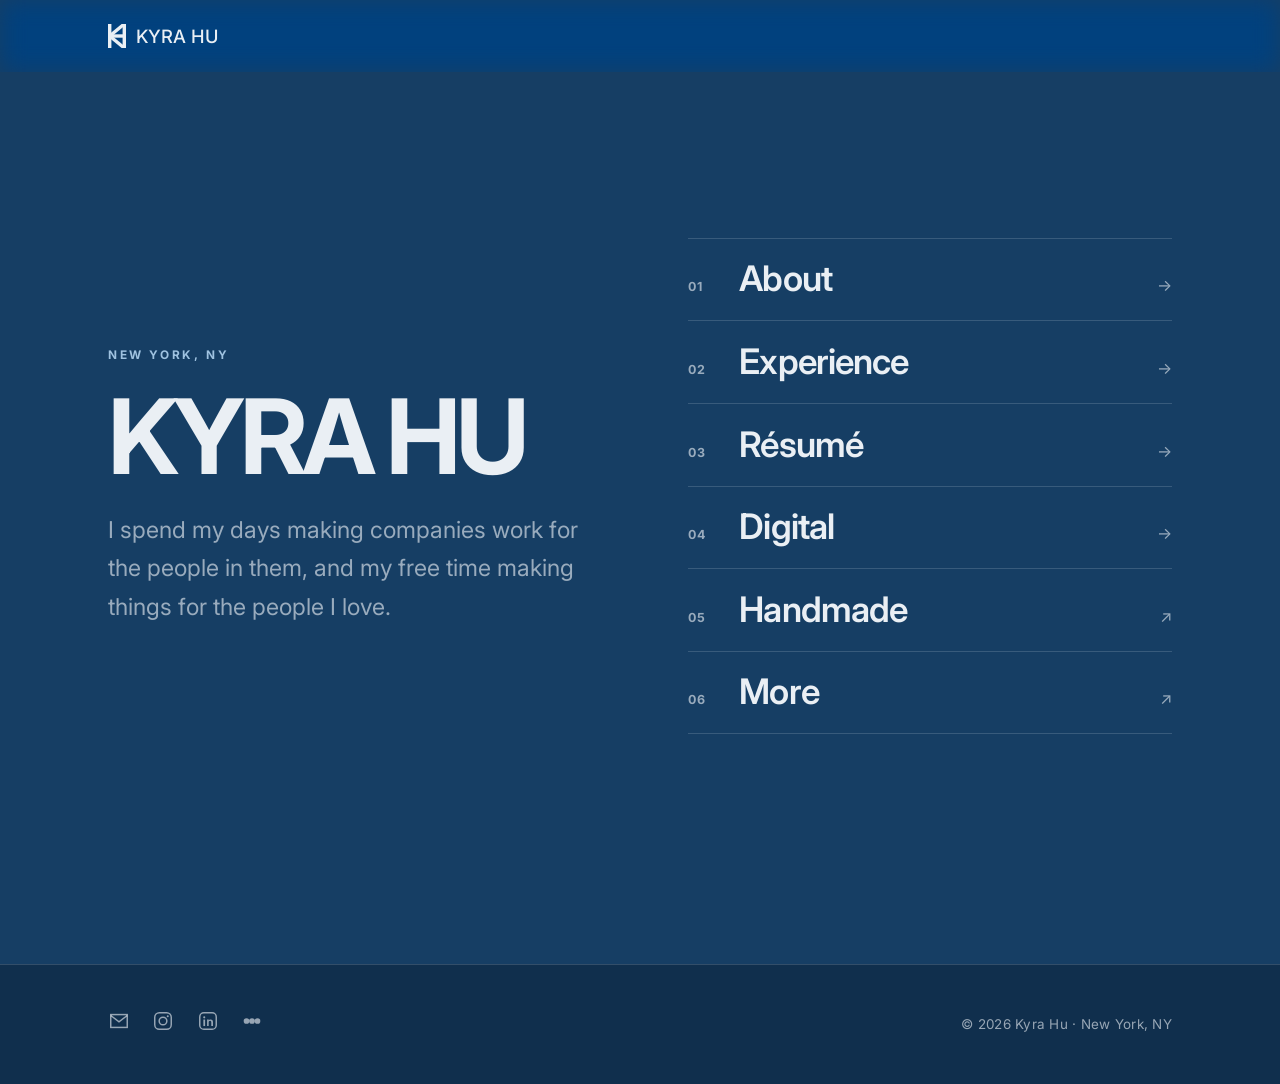
<file: index.html>
<!DOCTYPE html>
<html lang="en">
<head>
  <meta charset="UTF-8" />
  <meta name="viewport" content="width=device-width, initial-scale=1.0, viewport-fit=cover" />
  <title>Kyra Hu</title>
  <meta name="description" content="Kyra Hu — Head of Operations and operator in New York. I spend my days making companies work for the people in them, and my free time making things for the people I love." />

  <!-- Relative paths only (so nothing breaks on the custom domain), except og:image which must be absolute. -->
  <link rel="icon" href="assets/img/favicon.svg" type="image/svg+xml" />
  <link rel="apple-touch-icon" href="assets/img/apple-touch-icon.png" />

  <!-- Social / iMessage preview -->
  <meta property="og:type" content="website" />
  <meta property="og:title" content="Kyra Hu" />
  <meta property="og:description" content="I spend my days making companies work for the people in them, and my free time making things for the people I love." />
  <meta property="og:url" content="https://kyrahu.com/" />
  <meta property="og:image" content="https://kyrahu.com/assets/img/og.png" />
  <meta name="twitter:card" content="summary_large_image" />
  <meta name="twitter:title" content="Kyra Hu" />
  <meta name="twitter:description" content="I spend my days making companies work for the people in them, and my free time making things for the people I love." />
  <meta name="twitter:image" content="https://kyrahu.com/assets/img/og.png" />

  <link rel="preconnect" href="https://fonts.googleapis.com" />
  <link rel="preconnect" href="https://fonts.gstatic.com" crossorigin />
  <link rel="stylesheet" href="https://fonts.googleapis.com/css2?family=Fraunces:opsz,wght@9..144,400;9..144,500&family=Inter:wght@400;500;600&display=swap" />
  <link rel="stylesheet" href="assets/css/styles.css" />
</head>
<body data-home>

  <!-- Home uses a minimal header; the launchpad below is the navigation. -->
  <header class="site-header home-header">
    <div class="wrap nav">
      <a class="brand" href="/" aria-label="Kyra Hu — home">
        <svg class="brand-mark" viewBox="0 0 180 240" aria-hidden="true" fill="none" stroke="currentColor" stroke-width="34" stroke-linecap="butt">
          <clipPath id="brandmark"><rect x="0" y="0" width="180" height="240" /></clipPath>
          <g clip-path="url(#brandmark)">
            <path d="M17 0 V240" />
            <path d="M163 0 V240" />
            <path d="M17 120 H163" />
            <path d="M17 120 L163 0" />
            <path d="M17 120 L163 240" />
          </g>
        </svg>
        <span class="brand-name">KYRA HU</span>
      </a>
    </div>
  </header>

  <main>
    <section class="launch wrap">
      <div class="launch-grid">
        <div class="launch-intro">
          <p class="launch-loc"><span data-location>New York, NY</span></p>
          <h1 class="launch-name" data-name>KYRA HU</h1>
          <p class="launch-tagline" data-tagline></p>
        </div>

        <nav class="launch-nav" aria-label="Sections">
          <ul class="launch-index">
            <li><a href="/about"><span class="li-num">01</span><span class="li-label">About</span><span class="li-arrow" aria-hidden="true">&rarr;</span></a></li>
            <li><a href="/experience"><span class="li-num">02</span><span class="li-label">Experience</span><span class="li-arrow" aria-hidden="true">&rarr;</span></a></li>
            <li><a href="assets/resume/Kyra-Hu-Resume.pdf" data-resume><span class="li-num">03</span><span class="li-label">Résumé</span><span class="li-arrow" aria-hidden="true">&rarr;</span></a></li>
            <li><a href="/digital"><span class="li-num">04</span><span class="li-label">Digital</span><span class="li-arrow" aria-hidden="true">&rarr;</span></a></li>
            <li><a data-instagram><span class="li-num">05</span><span class="li-label">Handmade</span><span class="li-arrow" aria-hidden="true">&#8599;</span></a></li>
            <li><a data-letterboxd><span class="li-num">06</span><span class="li-label">More</span><span class="li-arrow" aria-hidden="true">&#8599;</span></a></li>
          </ul>
        </nav>
      </div>
    </section>
  </main>

  <footer class="site-footer">
    <div class="wrap footer-inner">
      <ul class="social" aria-label="Elsewhere">
        <li><a data-email aria-label="Email">
          <svg viewBox="0 0 24 24" fill="none" stroke="currentColor" stroke-width="1.6" aria-hidden="true"><rect x="3" y="5" width="18" height="14" /><path d="M3 6l9 7 9-7" /></svg></a></li>
        <li><a data-instagram aria-label="Instagram (@kyraskrafts)">
          <svg viewBox="0 0 24 24" fill="none" stroke="currentColor" stroke-width="1.6" aria-hidden="true"><rect x="3" y="3" width="18" height="18" rx="5" /><circle cx="12" cy="12" r="4.2" /><circle cx="17.2" cy="6.8" r="1.1" fill="currentColor" stroke="none" /></svg></a></li>
        <li><a data-linkedin aria-label="LinkedIn">
          <svg viewBox="0 0 24 24" fill="none" stroke="currentColor" stroke-width="1.6" aria-hidden="true"><rect x="3" y="3" width="18" height="18" rx="4.5" /><g fill="currentColor" stroke="none"><circle cx="7.9" cy="8" r="1.15" /><rect x="6.95" y="10.4" width="1.9" height="7.1" /><path d="M11 10.4h1.82v.97h.03c.28-.5.98-1.03 2-1.03 2.02 0 2.62 1.24 2.62 2.98v4.21h-1.9v-3.78c0-.9-.02-2.06-1.32-2.06-1.32 0-1.52.98-1.52 1.99v3.85H11z" /></g></svg></a></li>
        <li><a data-letterboxd aria-label="Letterboxd">
          <svg viewBox="0 0 24 24" fill="currentColor" aria-hidden="true"><circle cx="6" cy="12" r="3.1" /><circle cx="12" cy="12" r="3.1" /><circle cx="18" cy="12" r="3.1" /></svg></a></li>
      </ul>
      <p class="footer-meta">&copy; <span data-year>2026</span> Kyra Hu &middot; New York, NY</p>
    </div>
  </footer>

  <script src="assets/js/content.js"></script>
  <script src="assets/js/main.js"></script>
</body>
</html>
</file>
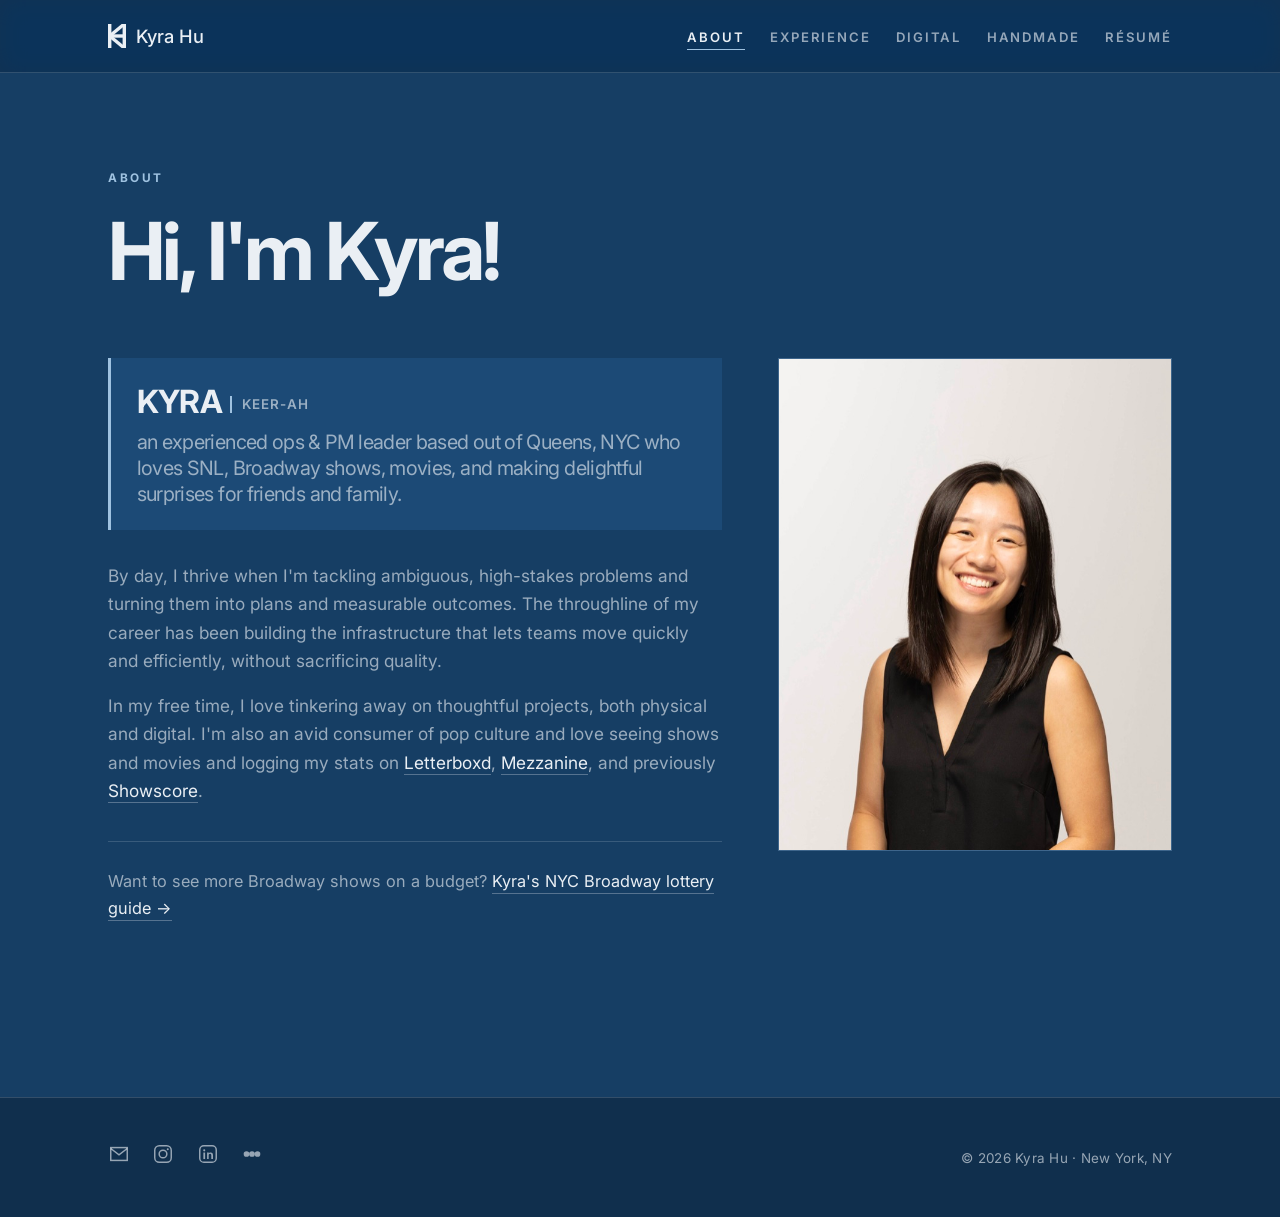
<file: about.html>
<!-- about.html -->

<!DOCTYPE html>
<html lang="en">
<head>
  <meta charset="UTF-8" />
  <meta name="viewport" content="width=device-width, initial-scale=1.0, viewport-fit=cover" />
  <title>About — Kyra Hu</title>
  <meta name="description" content="About Kyra Hu — a Head of Operations in New York who builds the quiet infrastructure that lets teams move faster, and makes things for the people she loves." />

  <link rel="icon" href="assets/img/favicon.svg" type="image/svg+xml" />
  <link rel="apple-touch-icon" href="assets/img/apple-touch-icon.png" />

  <meta property="og:type" content="website" />
  <meta property="og:title" content="About — Kyra Hu" />
  <meta property="og:description" content="A Head of Operations in New York who builds the quiet infrastructure that lets teams move faster, and makes things for the people she loves." />
  <meta property="og:url" content="https://kyrahu.com/about" />
  <meta property="og:image" content="https://kyrahu.com/assets/img/og.png" />
  <meta name="twitter:card" content="summary_large_image" />
  <meta name="twitter:image" content="https://kyrahu.com/assets/img/og.png" />

  <link rel="preconnect" href="https://fonts.googleapis.com" />
  <link rel="preconnect" href="https://fonts.gstatic.com" crossorigin />
  <link rel="stylesheet" href="https://fonts.googleapis.com/css2?family=Fraunces:opsz,wght@9..144,400;9..144,500&family=Inter:wght@400;500;600&display=swap" />
  <link rel="stylesheet" href="assets/css/styles.css" />
</head>
<body>

  <header class="site-header">
    <div class="wrap nav">
      <a class="brand" href="/" aria-label="Kyra Hu — home">
        <svg class="brand-mark" viewBox="0 0 180 240" aria-hidden="true" fill="none" stroke="currentColor" stroke-width="34" stroke-linecap="butt">
          <clipPath id="brandmark"><rect x="0" y="0" width="180" height="240" /></clipPath>
          <g clip-path="url(#brandmark)">
            <path d="M17 0 V240" />
            <path d="M163 0 V240" />
            <path d="M17 120 H163" />
            <path d="M17 120 L163 0" />
            <path d="M17 120 L163 240" />
          </g>
        </svg>
        <span class="brand-name">Kyra Hu</span>
      </a>
      <button class="nav-toggle" aria-label="Toggle menu" aria-expanded="false">&#9776;</button>
      <ul class="nav-links">
        <li><a href="/about" class="active">About</a></li>
        <li><a href="/experience">Experience</a></li>
        <li><a href="/digital">Digital</a></li>
        <li><a data-instagram>Handmade</a></li>
        <li><a href="assets/resume/Kyra-Hu-Resume.pdf" data-resume>Résumé</a></li>
      </ul>
    </div>
  </header>

  <main class="section" data-about>
    <div class="wrap">
      <div class="page-head">
        <p class="eyebrow">About</p>
        <h1>Hi, I'm Kyra!</h1>
      </div>

      <div class="about-grid">
        <div>
          <div class="about-lead" data-about-lead></div>
          <div class="about-body" data-about-body></div>
          <p class="about-broadway" data-about-broadway></p>
        </div>
        <div class="photo-frame">
          <img data-headshot alt="Kyra Hu" />
        </div>
      </div>
    </div>
  </main>

  <footer class="site-footer">
    <div class="wrap footer-inner">
      <ul class="social" aria-label="Elsewhere">
        <li><a data-email aria-label="Email">
          <svg viewBox="0 0 24 24" fill="none" stroke="currentColor" stroke-width="1.6" aria-hidden="true"><rect x="3" y="5" width="18" height="14" /><path d="M3 6l9 7 9-7" /></svg></a></li>
        <li><a data-instagram aria-label="Instagram (@kyraskrafts)">
          <svg viewBox="0 0 24 24" fill="none" stroke="currentColor" stroke-width="1.6" aria-hidden="true"><rect x="3" y="3" width="18" height="18" rx="5" /><circle cx="12" cy="12" r="4.2" /><circle cx="17.2" cy="6.8" r="1.1" fill="currentColor" stroke="none" /></svg></a></li>
        <li><a data-linkedin aria-label="LinkedIn">
          <svg viewBox="0 0 24 24" fill="none" stroke="currentColor" stroke-width="1.6" aria-hidden="true"><rect x="3" y="3" width="18" height="18" rx="4.5" /><g fill="currentColor" stroke="none"><circle cx="7.9" cy="8" r="1.15" /><rect x="6.95" y="10.4" width="1.9" height="7.1" /><path d="M11 10.4h1.82v.97h.03c.28-.5.98-1.03 2-1.03 2.02 0 2.62 1.24 2.62 2.98v4.21h-1.9v-3.78c0-.9-.02-2.06-1.32-2.06-1.32 0-1.52.98-1.52 1.99v3.85H11z" /></g></svg></a></li>
        <li><a data-letterboxd aria-label="Letterboxd">
          <svg viewBox="0 0 24 24" fill="currentColor" aria-hidden="true"><circle cx="6" cy="12" r="3.1" /><circle cx="12" cy="12" r="3.1" /><circle cx="18" cy="12" r="3.1" /></svg></a></li>
      </ul>
      <p class="footer-meta">&copy; <span data-year>2026</span> Kyra Hu &middot; New York, NY</p>
    </div>
  </footer>

  <script src="assets/js/content.js"></script>
  <script src="assets/js/main.js"></script>
</body>
</html>
</file>
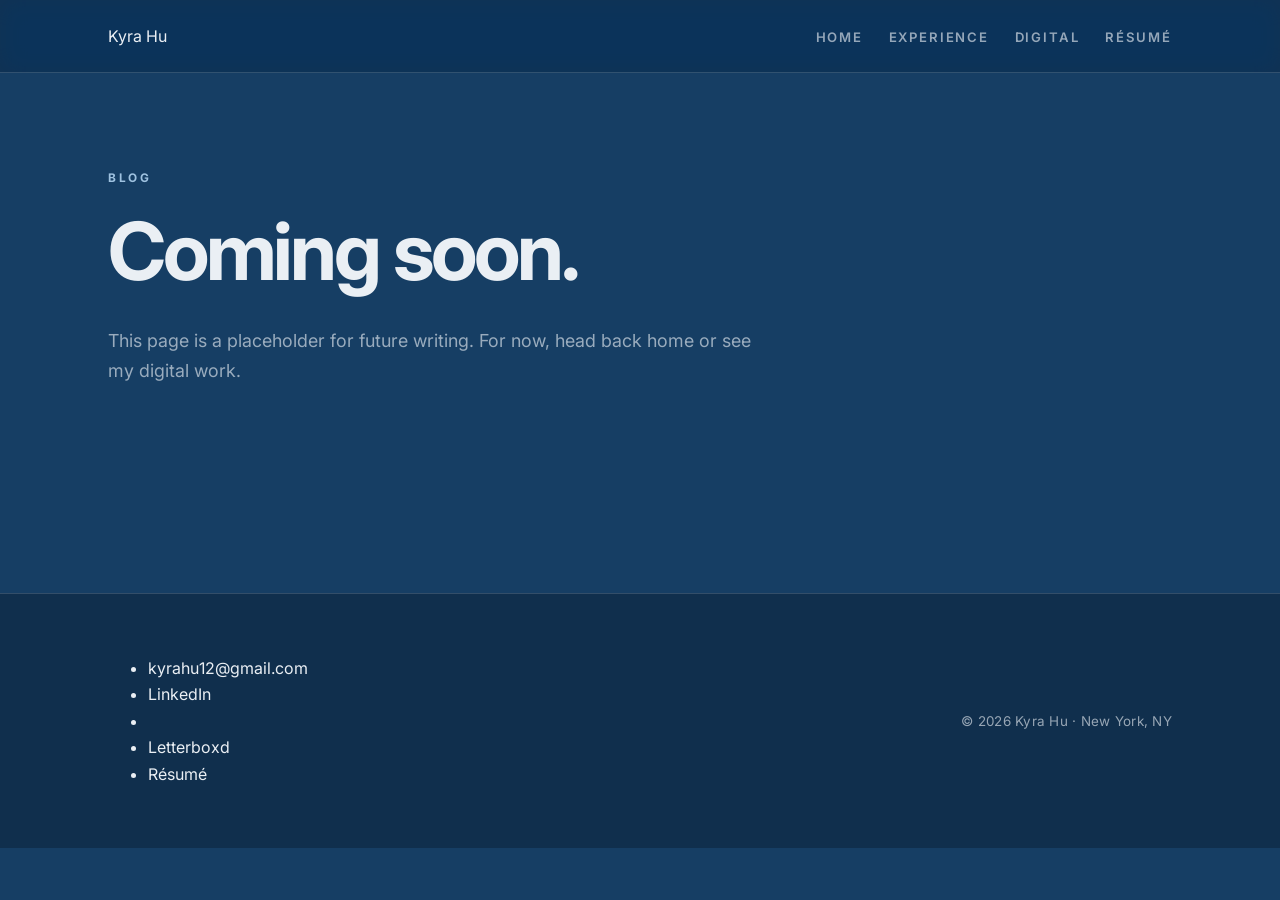
<file: blog.html>
<!DOCTYPE html>
<html lang="en">
<head>
  <meta charset="UTF-8" />
  <meta name="viewport" content="width=device-width, initial-scale=1.0, viewport-fit=cover" />
  <title>Blog — Kyra Hu (coming soon)</title>
  <meta name="description" content="Writing from Kyra Hu, coming soon." />

  <link rel="icon" href="assets/img/favicon.svg" type="image/svg+xml" />
  <link rel="preconnect" href="https://fonts.googleapis.com" />
  <link rel="preconnect" href="https://fonts.gstatic.com" crossorigin />
  <link rel="stylesheet" href="https://fonts.googleapis.com/css2?family=Inter:wght@400;500;600&display=swap" />
  <link rel="stylesheet" href="assets/css/styles.css" />
</head>
<body>

  <!--
    ===========================================================================
    v2 STUB — BLOG.  This page is NOT built yet and is NOT linked in the nav.
    ---------------------------------------------------------------------------
    When you are ready to launch a blog:
      1. Add a nav item to each page's <ul class="nav-links">:
           <li><a href="/blog">Blog</a></li>
      2. Decide how posts are stored. Simplest options that need no build step:
           a) One HTML file per post under /blog/ (for example blog/first-post.html),
              listed by hand here.
           b) A "posts" array in assets/js/content.js and a small render loop in
              main.js (mirror how projects are rendered).
      3. Replace the "coming soon" block below with the post list.
    ===========================================================================
  -->

  <header class="site-header">
    <div class="wrap nav">
      <a class="brand" href="/">Kyra Hu</a>
      <button class="nav-toggle" aria-label="Toggle menu" aria-expanded="false">&#9776;</button>
      <ul class="nav-links">
        <li><a href="/">Home</a></li>
        <li><a href="/experience">Experience</a></li>
        <li><a href="/digital">Digital</a></li>
        <li><a class="nav-cta" href="assets/resume/Kyra-Hu-Resume.pdf" data-resume>Résumé</a></li>
      </ul>
    </div>
  </header>

  <main class="section">
    <div class="wrap">
      <p class="eyebrow">Blog</p>
      <h1>Coming soon.</h1>
      <p class="section-lead">
        This page is a placeholder for future writing. For now, head back
        <a href="/">home</a> or see my <a href="/digital">digital work</a>.
      </p>
    </div>
  </main>

  <footer class="site-footer">
    <div class="wrap footer-inner">
      <ul class="footer-links">
        <li><a href="mailto:kyrahu12@gmail.com" data-email>kyrahu12@gmail.com</a></li>
        <li><a href="https://www.linkedin.com/in/kyra-hu/" data-linkedin>LinkedIn</a></li>
        <li><a href="https://x.com/kyrawhoo" data-x></a></li>
        <li><a href="https://letterboxd.com/kyrawho/" data-letterboxd>Letterboxd</a></li>
        <li><a href="assets/resume/Kyra-Hu-Resume.pdf" data-resume>Résumé</a></li>
      </ul>
      <p class="footer-meta">&copy; <span data-year>2026</span> Kyra Hu &middot; New York, NY</p>
    </div>
  </footer>

  <script src="assets/js/content.js"></script>
  <script src="assets/js/main.js"></script>
</body>
</html>
</file>
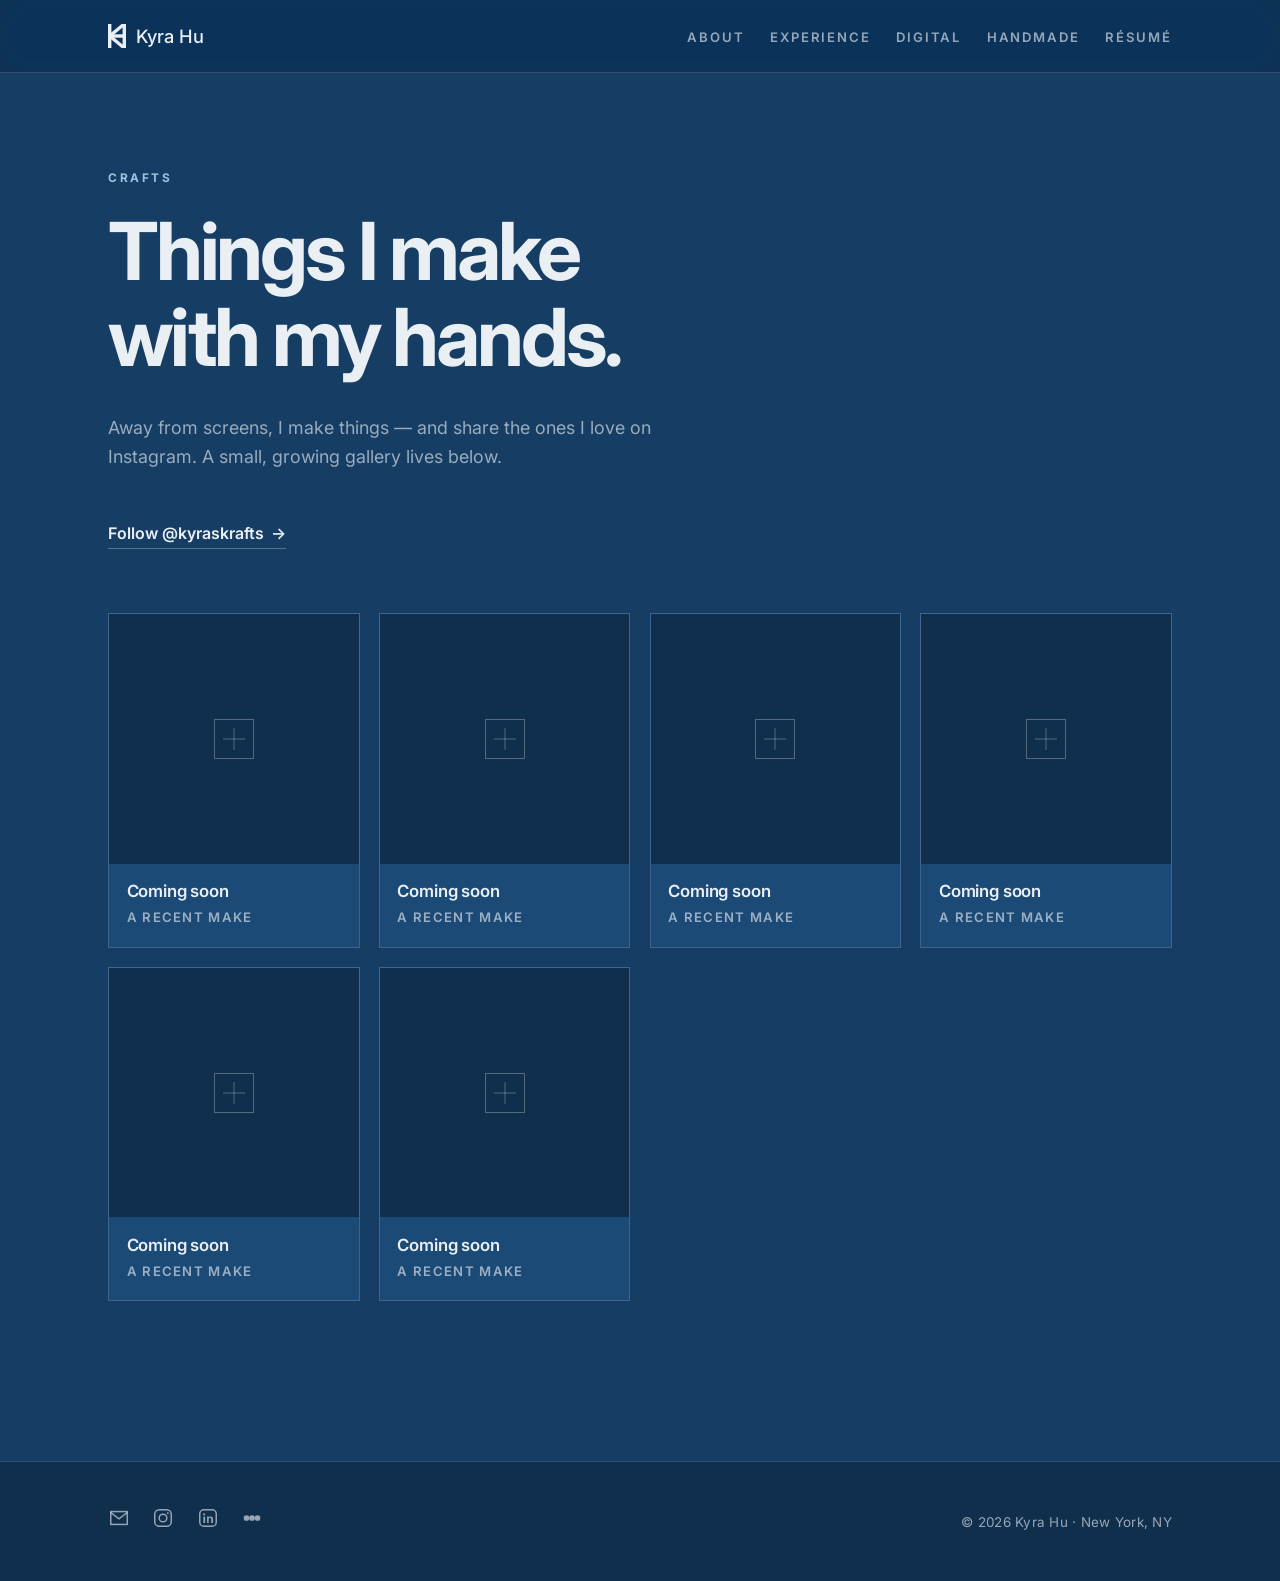
<file: crafts.html>
<!DOCTYPE html>
<html lang="en">
<head>
  <meta charset="UTF-8" />
  <meta name="viewport" content="width=device-width, initial-scale=1.0, viewport-fit=cover" />
  <title>Crafts — Kyra Hu</title>
  <meta name="description" content="Things Kyra Hu makes by hand — shared at @kyraskrafts. A small, growing gallery of craft projects." />

  <link rel="icon" href="assets/img/favicon.svg" type="image/svg+xml" />
  <link rel="apple-touch-icon" href="assets/img/apple-touch-icon.png" />

  <meta property="og:type" content="website" />
  <meta property="og:title" content="Crafts — Kyra Hu" />
  <meta property="og:description" content="Things I make by hand, shared at @kyraskrafts." />
  <meta property="og:url" content="https://kyrahu.com/crafts" />
  <meta property="og:image" content="https://kyrahu.com/assets/img/og.png" />
  <meta name="twitter:card" content="summary_large_image" />
  <meta name="twitter:image" content="https://kyrahu.com/assets/img/og.png" />

  <link rel="preconnect" href="https://fonts.googleapis.com" />
  <link rel="preconnect" href="https://fonts.gstatic.com" crossorigin />
  <link rel="stylesheet" href="https://fonts.googleapis.com/css2?family=Fraunces:opsz,wght@9..144,400;9..144,500&family=Inter:wght@400;500;600&display=swap" />
  <link rel="stylesheet" href="assets/css/styles.css" />
</head>
<body>

  <header class="site-header">
    <div class="wrap nav">
      <a class="brand" href="/" aria-label="Kyra Hu — home">
        <svg class="brand-mark" viewBox="0 0 180 240" aria-hidden="true" fill="none" stroke="currentColor" stroke-width="34" stroke-linecap="butt">
          <clipPath id="brandmark"><rect x="0" y="0" width="180" height="240" /></clipPath>
          <g clip-path="url(#brandmark)">
            <path d="M17 0 V240" />
            <path d="M163 0 V240" />
            <path d="M17 120 H163" />
            <path d="M17 120 L163 0" />
            <path d="M17 120 L163 240" />
          </g>
        </svg>
        <span class="brand-name">Kyra Hu</span>
      </a>
      <button class="nav-toggle" aria-label="Toggle menu" aria-expanded="false">&#9776;</button>
      <ul class="nav-links">
        <li><a href="/about">About</a></li>
        <li><a href="/experience">Experience</a></li>
        <li><a href="/digital">Digital</a></li>
        <li><a data-instagram>Handmade</a></li>
        <li><a href="assets/resume/Kyra-Hu-Resume.pdf" data-resume>Résumé</a></li>
      </ul>
    </div>
  </header>

  <main class="section">
    <div class="wrap">
      <div class="page-head">
        <p class="eyebrow">Crafts</p>
        <h1>Things I make with my hands.</h1>
        <p class="section-lead">
          Away from screens, I make things — and share the ones I love on Instagram.
          A small, growing gallery lives below.
        </p>
        <p class="crafts-follow"><a class="text-link" data-crafts-follow href="https://www.instagram.com/kyraskrafts/">Follow @kyraskrafts &rarr;</a></p>
      </div>

      <!-- Craft tiles rendered from content.js (crafts array). -->
      <div class="craft-grid" data-crafts></div>
    </div>
  </main>

  <footer class="site-footer">
    <div class="wrap footer-inner">
      <ul class="social" aria-label="Elsewhere">
        <li><a data-email aria-label="Email">
          <svg viewBox="0 0 24 24" fill="none" stroke="currentColor" stroke-width="1.6" aria-hidden="true"><rect x="3" y="5" width="18" height="14" /><path d="M3 6l9 7 9-7" /></svg></a></li>
        <li><a data-instagram aria-label="Instagram (@kyraskrafts)">
          <svg viewBox="0 0 24 24" fill="none" stroke="currentColor" stroke-width="1.6" aria-hidden="true"><rect x="3" y="3" width="18" height="18" rx="5" /><circle cx="12" cy="12" r="4.2" /><circle cx="17.2" cy="6.8" r="1.1" fill="currentColor" stroke="none" /></svg></a></li>
        <li><a data-linkedin aria-label="LinkedIn">
          <svg viewBox="0 0 24 24" fill="none" stroke="currentColor" stroke-width="1.6" aria-hidden="true"><rect x="3" y="3" width="18" height="18" rx="4.5" /><g fill="currentColor" stroke="none"><circle cx="7.9" cy="8" r="1.15" /><rect x="6.95" y="10.4" width="1.9" height="7.1" /><path d="M11 10.4h1.82v.97h.03c.28-.5.98-1.03 2-1.03 2.02 0 2.62 1.24 2.62 2.98v4.21h-1.9v-3.78c0-.9-.02-2.06-1.32-2.06-1.32 0-1.52.98-1.52 1.99v3.85H11z" /></g></svg></a></li>
        <li><a data-letterboxd aria-label="Letterboxd">
          <svg viewBox="0 0 24 24" fill="currentColor" aria-hidden="true"><circle cx="6" cy="12" r="3.1" /><circle cx="12" cy="12" r="3.1" /><circle cx="18" cy="12" r="3.1" /></svg></a></li>
      </ul>
      <p class="footer-meta">&copy; <span data-year>2026</span> Kyra Hu &middot; New York, NY</p>
    </div>
  </footer>

  <script src="assets/js/content.js"></script>
  <script src="assets/js/main.js"></script>
</body>
</html>
</file>
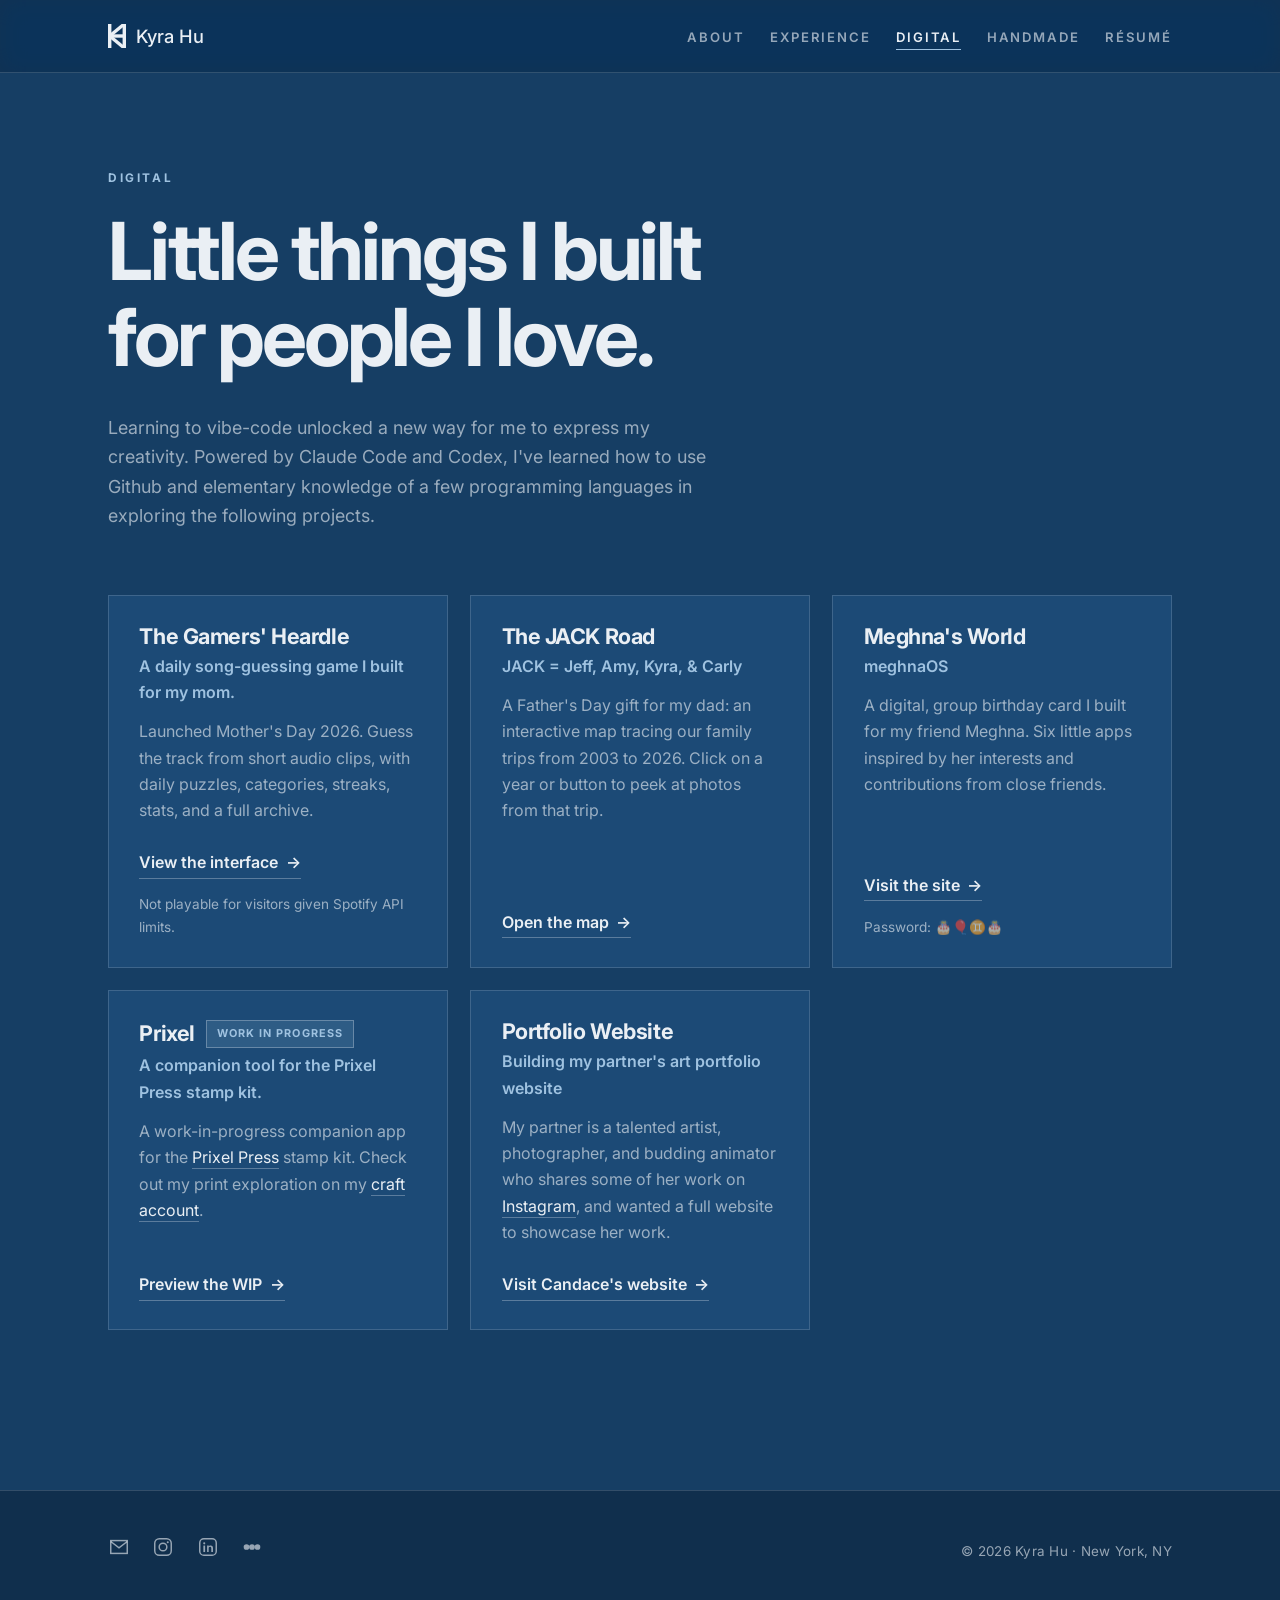
<file: digital.html>
<!DOCTYPE html>
<html lang="en">
<head>
  <meta charset="UTF-8" />
  <meta name="viewport" content="width=device-width, initial-scale=1.0, viewport-fit=cover" />
  <title>Digital — Kyra Hu</title>
  <meta name="description" content="Small tools and gifts Kyra Hu built and maintains: The Gamers' Heardle, The JACK Road, Meghna's World, and Prixel." />

  <link rel="icon" href="assets/img/favicon.svg" type="image/svg+xml" />
  <link rel="apple-touch-icon" href="assets/img/apple-touch-icon.png" />

  <meta property="og:type" content="website" />
  <meta property="og:title" content="Digital — Kyra Hu" />
  <meta property="og:description" content="Little web apps and games I built for the people I love." />
  <meta property="og:url" content="https://kyrahu.com/digital" />
  <meta property="og:image" content="https://kyrahu.com/assets/img/og.png" />
  <meta name="twitter:card" content="summary_large_image" />
  <meta name="twitter:image" content="https://kyrahu.com/assets/img/og.png" />

  <link rel="preconnect" href="https://fonts.googleapis.com" />
  <link rel="preconnect" href="https://fonts.gstatic.com" crossorigin />
  <link rel="stylesheet" href="https://fonts.googleapis.com/css2?family=Fraunces:opsz,wght@9..144,400;9..144,500&family=Inter:wght@400;500;600&display=swap" />
  <link rel="stylesheet" href="assets/css/styles.css" />
</head>
<body>

  <header class="site-header">
    <div class="wrap nav">
      <a class="brand" href="/" aria-label="Kyra Hu — home">
        <svg class="brand-mark" viewBox="0 0 180 240" aria-hidden="true" fill="none" stroke="currentColor" stroke-width="34" stroke-linecap="butt">
          <clipPath id="brandmark"><rect x="0" y="0" width="180" height="240" /></clipPath>
          <g clip-path="url(#brandmark)">
            <path d="M17 0 V240" />
            <path d="M163 0 V240" />
            <path d="M17 120 H163" />
            <path d="M17 120 L163 0" />
            <path d="M17 120 L163 240" />
          </g>
        </svg>
        <span class="brand-name">Kyra Hu</span>
      </a>
      <button class="nav-toggle" aria-label="Toggle menu" aria-expanded="false">&#9776;</button>
      <ul class="nav-links">
        <li><a href="/about">About</a></li>
        <li><a href="/experience">Experience</a></li>
        <li><a href="/digital" class="active">Digital</a></li>
        <li><a data-instagram>Handmade</a></li>
        <li><a href="assets/resume/Kyra-Hu-Resume.pdf" data-resume>Résumé</a></li>
      </ul>
    </div>
  </header>

  <main class="section">
    <div class="wrap">
      <div class="page-head">
        <p class="eyebrow">Digital</p>
        <h1>Little things I built for people I love.</h1>
        <p class="section-lead">
          Learning to vibe-code unlocked a new way for me to express my creativity. 
          Powered by Claude Code and Codex, I've learned how to use Github and elementary knowledge
          of a few programming languages in exploring the following projects. 
        </p>
      </div>

      <!-- Cards rendered from content.js -->
      <div class="proj-grid" data-projects></div>
    </div>
  </main>

  <footer class="site-footer">
    <div class="wrap footer-inner">
      <ul class="social" aria-label="Elsewhere">
        <li><a data-email aria-label="Email">
          <svg viewBox="0 0 24 24" fill="none" stroke="currentColor" stroke-width="1.6" aria-hidden="true"><rect x="3" y="5" width="18" height="14" /><path d="M3 6l9 7 9-7" /></svg></a></li>
        <li><a data-instagram aria-label="Instagram (@kyraskrafts)">
          <svg viewBox="0 0 24 24" fill="none" stroke="currentColor" stroke-width="1.6" aria-hidden="true"><rect x="3" y="3" width="18" height="18" rx="5" /><circle cx="12" cy="12" r="4.2" /><circle cx="17.2" cy="6.8" r="1.1" fill="currentColor" stroke="none" /></svg></a></li>
        <li><a data-linkedin aria-label="LinkedIn">
          <svg viewBox="0 0 24 24" fill="none" stroke="currentColor" stroke-width="1.6" aria-hidden="true"><rect x="3" y="3" width="18" height="18" rx="4.5" /><g fill="currentColor" stroke="none"><circle cx="7.9" cy="8" r="1.15" /><rect x="6.95" y="10.4" width="1.9" height="7.1" /><path d="M11 10.4h1.82v.97h.03c.28-.5.98-1.03 2-1.03 2.02 0 2.62 1.24 2.62 2.98v4.21h-1.9v-3.78c0-.9-.02-2.06-1.32-2.06-1.32 0-1.52.98-1.52 1.99v3.85H11z" /></g></svg></a></li>
        <li><a data-letterboxd aria-label="Letterboxd">
          <svg viewBox="0 0 24 24" fill="currentColor" aria-hidden="true"><circle cx="6" cy="12" r="3.1" /><circle cx="12" cy="12" r="3.1" /><circle cx="18" cy="12" r="3.1" /></svg></a></li>
      </ul>
      <p class="footer-meta">&copy; <span data-year>2026</span> Kyra Hu &middot; New York, NY</p>
    </div>
  </footer>

  <script src="assets/js/content.js"></script>
  <script src="assets/js/main.js"></script>
</body>
</html>
</file>
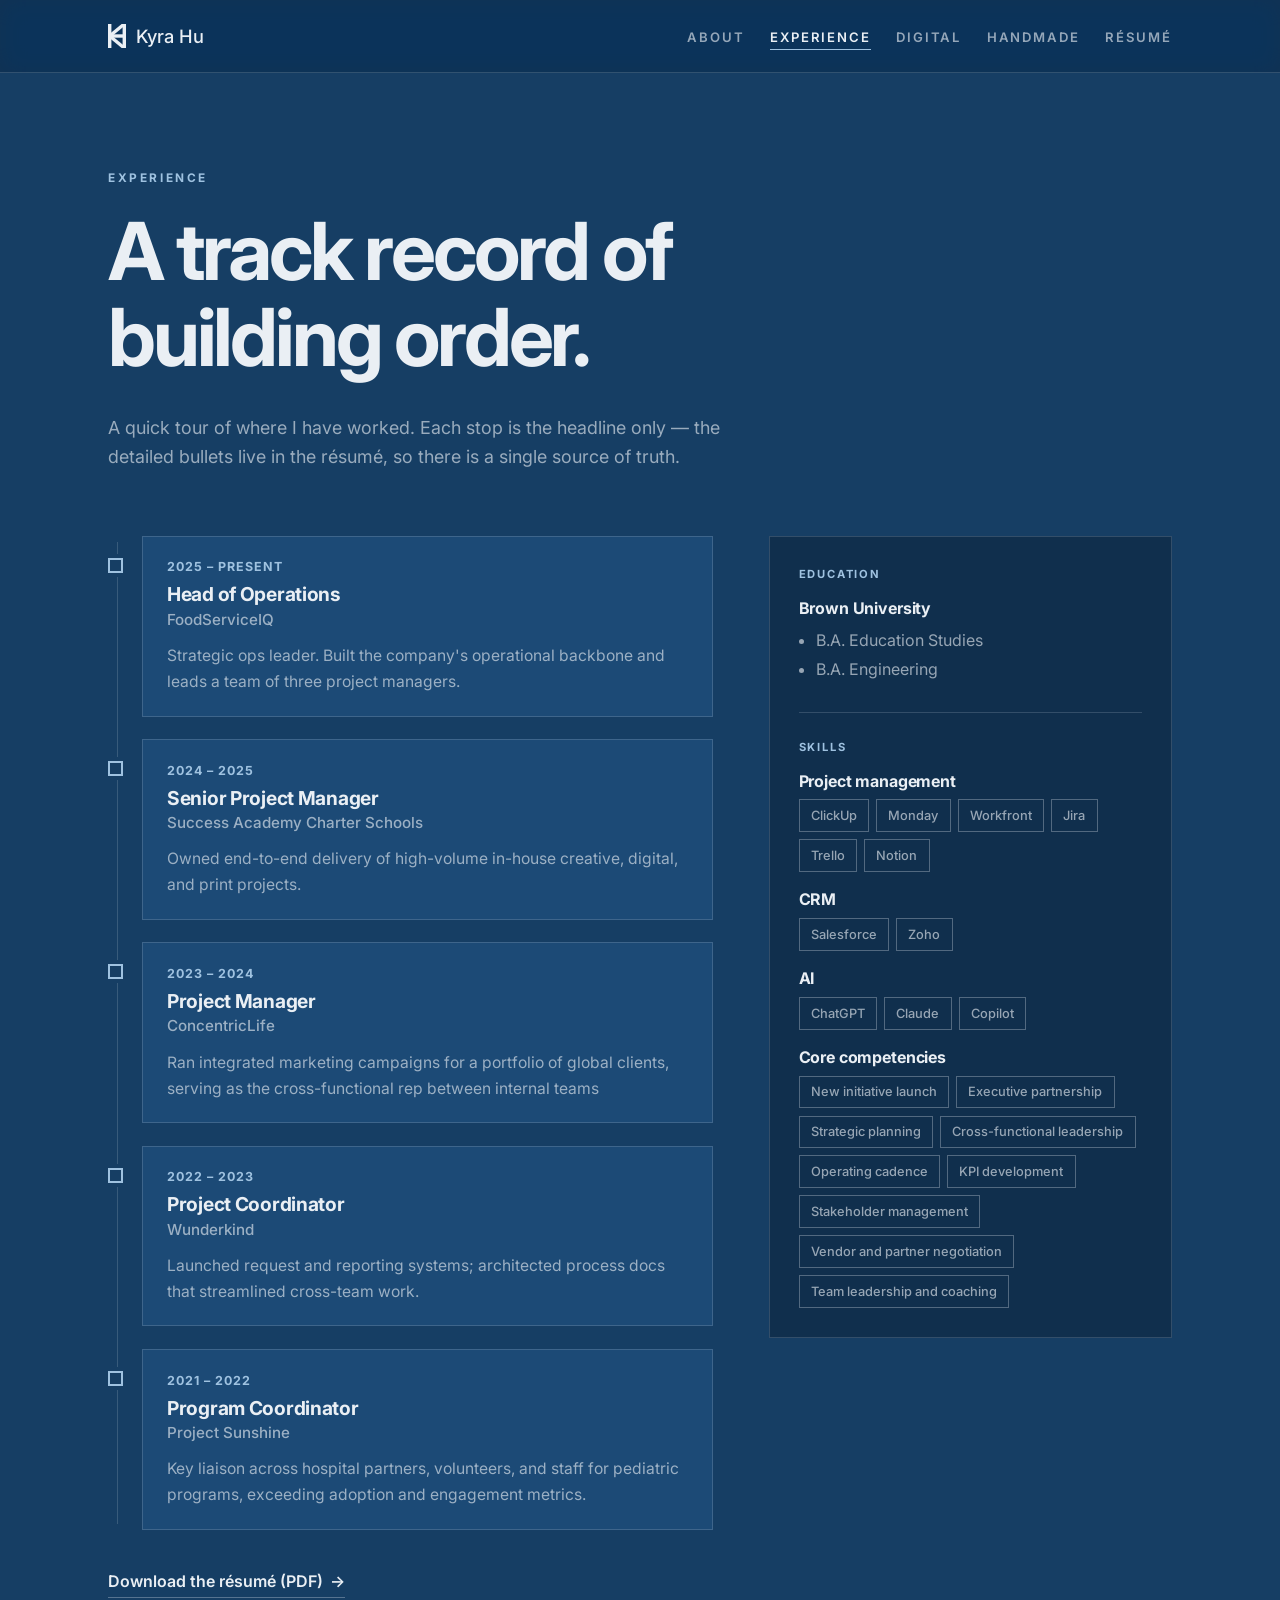
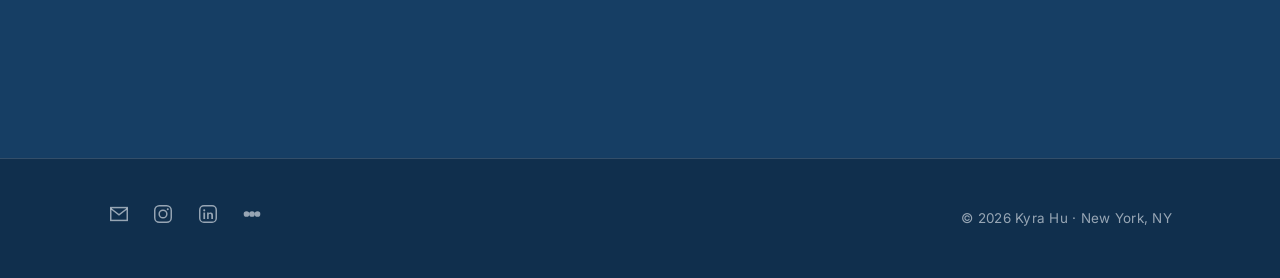
<file: experience.html>
<!DOCTYPE html>
<html lang="en">
<head>
  <meta charset="UTF-8" />
  <meta name="viewport" content="width=device-width, initial-scale=1.0, viewport-fit=cover" />
  <title>Experience — Kyra Hu</title>
  <meta name="description" content="Kyra Hu's career timeline: operations and project management roles, plus education and skills. Download the full résumé." />

  <link rel="icon" href="assets/img/favicon.svg" type="image/svg+xml" />
  <link rel="apple-touch-icon" href="assets/img/apple-touch-icon.png" />

  <meta property="og:type" content="website" />
  <meta property="og:title" content="Experience — Kyra Hu" />
  <meta property="og:description" content="A track record of building order across operations and project management roles." />
  <meta property="og:url" content="https://kyrahu.com/experience" />
  <meta property="og:image" content="https://kyrahu.com/assets/img/og.png" />
  <meta name="twitter:card" content="summary_large_image" />
  <meta name="twitter:image" content="https://kyrahu.com/assets/img/og.png" />

  <link rel="preconnect" href="https://fonts.googleapis.com" />
  <link rel="preconnect" href="https://fonts.gstatic.com" crossorigin />
  <link rel="stylesheet" href="https://fonts.googleapis.com/css2?family=Fraunces:opsz,wght@9..144,400;9..144,500&family=Inter:wght@400;500;600&display=swap" />
  <link rel="stylesheet" href="assets/css/styles.css" />
</head>
<body>

  <header class="site-header">
    <div class="wrap nav">
      <a class="brand" href="/" aria-label="Kyra Hu — home">
        <svg class="brand-mark" viewBox="0 0 180 240" aria-hidden="true" fill="none" stroke="currentColor" stroke-width="34" stroke-linecap="butt">
          <clipPath id="brandmark"><rect x="0" y="0" width="180" height="240" /></clipPath>
          <g clip-path="url(#brandmark)">
            <path d="M17 0 V240" />
            <path d="M163 0 V240" />
            <path d="M17 120 H163" />
            <path d="M17 120 L163 0" />
            <path d="M17 120 L163 240" />
          </g>
        </svg>
        <span class="brand-name">Kyra Hu</span>
      </a>
      <button class="nav-toggle" aria-label="Toggle menu" aria-expanded="false">&#9776;</button>
      <ul class="nav-links">
        <li><a href="/about">About</a></li>
        <li><a href="/experience" class="active">Experience</a></li>
        <li><a href="/digital">Digital</a></li>
        <li><a data-instagram>Handmade</a></li>
        <li><a href="assets/resume/Kyra-Hu-Resume.pdf" data-resume>Résumé</a></li>
      </ul>
    </div>
  </header>

  <main class="section">
    <div class="wrap">
      <div class="page-head">
        <p class="eyebrow">Experience</p>
        <h1>A track record of building order.</h1>
        <p class="section-lead">
          A quick tour of where I have worked. Each stop is the headline only —
          the detailed bullets live in the résumé, so there is a single source of truth.
        </p>
      </div>

      <div class="timeline-layout">
        <!-- Timeline (rendered from content.js) -->
        <div>
          <div class="timeline" data-timeline>
            <span class="tl-progress" aria-hidden="true"></span>
          </div>
          <div class="resume-cta">
            <a class="text-link" href="assets/resume/Kyra-Hu-Resume.pdf" data-resume>Download the résumé (PDF) <span aria-hidden="true">&rarr;</span></a>
          </div>
        </div>

        <!-- Education + skills sidebar -->
        <aside class="side-panel">
          <div class="side-block">
            <p class="side-label">Education</p>
            <div data-education></div>
          </div>
          <div class="side-block">
            <p class="side-label">Skills</p>
            <div data-skills></div>
          </div>
        </aside>
      </div>
    </div>
  </main>

  <footer class="site-footer">
    <div class="wrap footer-inner">
      <ul class="social" aria-label="Elsewhere">
        <li><a data-email aria-label="Email">
          <svg viewBox="0 0 24 24" fill="none" stroke="currentColor" stroke-width="1.6" aria-hidden="true"><rect x="3" y="5" width="18" height="14" /><path d="M3 6l9 7 9-7" /></svg></a></li>
        <li><a data-instagram aria-label="Instagram (@kyraskrafts)">
          <svg viewBox="0 0 24 24" fill="none" stroke="currentColor" stroke-width="1.6" aria-hidden="true"><rect x="3" y="3" width="18" height="18" rx="5" /><circle cx="12" cy="12" r="4.2" /><circle cx="17.2" cy="6.8" r="1.1" fill="currentColor" stroke="none" /></svg></a></li>
        <li><a data-linkedin aria-label="LinkedIn">
          <svg viewBox="0 0 24 24" fill="none" stroke="currentColor" stroke-width="1.6" aria-hidden="true"><rect x="3" y="3" width="18" height="18" rx="4.5" /><g fill="currentColor" stroke="none"><circle cx="7.9" cy="8" r="1.15" /><rect x="6.95" y="10.4" width="1.9" height="7.1" /><path d="M11 10.4h1.82v.97h.03c.28-.5.98-1.03 2-1.03 2.02 0 2.62 1.24 2.62 2.98v4.21h-1.9v-3.78c0-.9-.02-2.06-1.32-2.06-1.32 0-1.52.98-1.52 1.99v3.85H11z" /></g></svg></a></li>
        <li><a data-letterboxd aria-label="Letterboxd">
          <svg viewBox="0 0 24 24" fill="currentColor" aria-hidden="true"><circle cx="6" cy="12" r="3.1" /><circle cx="12" cy="12" r="3.1" /><circle cx="18" cy="12" r="3.1" /></svg></a></li>
      </ul>
      <p class="footer-meta">&copy; <span data-year>2026</span> Kyra Hu &middot; New York, NY</p>
    </div>
  </footer>

  <script src="assets/js/content.js"></script>
  <script src="assets/js/main.js"></script>
</body>
</html>
</file>
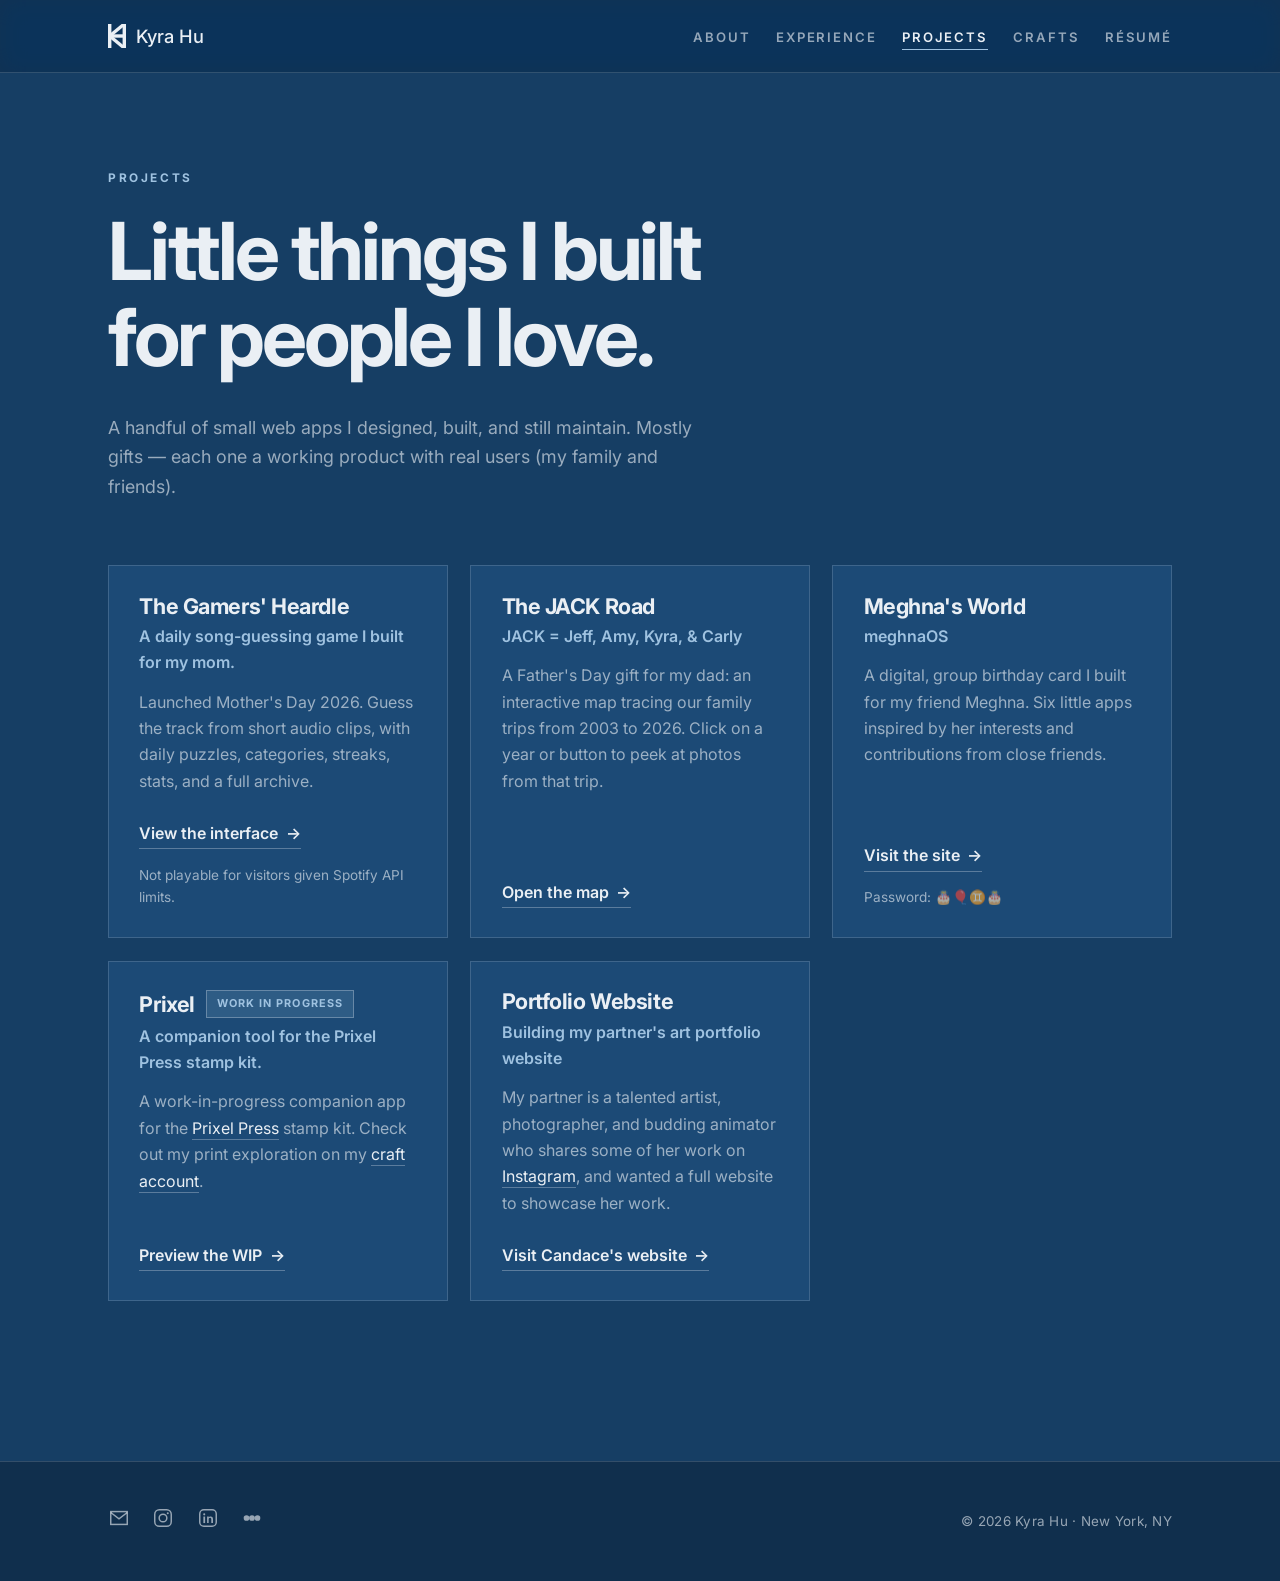
<file: projects.html>
<!DOCTYPE html>
<html lang="en">
<head>
  <meta charset="UTF-8" />
  <meta name="viewport" content="width=device-width, initial-scale=1.0, viewport-fit=cover" />
  <title>Projects — Kyra Hu</title>
  <meta name="description" content="Small tools and gifts Kyra Hu built and maintains: The Gamers' Heardle, The JACK Road, Meghna's World, and Prixel." />

  <link rel="icon" href="assets/img/favicon.svg" type="image/svg+xml" />
  <link rel="apple-touch-icon" href="assets/img/apple-touch-icon.png" />

  <meta property="og:type" content="website" />
  <meta property="og:title" content="Projects — Kyra Hu" />
  <meta property="og:description" content="Little web apps and games I built for the people I love." />
  <meta property="og:url" content="https://kyrahu.com/projects" />
  <meta property="og:image" content="https://kyrahu.com/assets/img/og.png" />
  <meta name="twitter:card" content="summary_large_image" />
  <meta name="twitter:image" content="https://kyrahu.com/assets/img/og.png" />

  <link rel="preconnect" href="https://fonts.googleapis.com" />
  <link rel="preconnect" href="https://fonts.gstatic.com" crossorigin />
  <link rel="stylesheet" href="https://fonts.googleapis.com/css2?family=Fraunces:opsz,wght@9..144,400;9..144,500&family=Inter:wght@400;500;600&display=swap" />
  <link rel="stylesheet" href="assets/css/styles.css" />
</head>
<body>

  <header class="site-header">
    <div class="wrap nav">
      <a class="brand" href="/" aria-label="Kyra Hu — home">
        <svg class="brand-mark" viewBox="0 0 180 240" aria-hidden="true" fill="none" stroke="currentColor" stroke-width="34" stroke-linecap="butt">
          <clipPath id="brandmark"><rect x="0" y="0" width="180" height="240" /></clipPath>
          <g clip-path="url(#brandmark)">
            <path d="M17 0 V240" />
            <path d="M163 0 V240" />
            <path d="M17 120 H163" />
            <path d="M17 120 L163 0" />
            <path d="M17 120 L163 240" />
          </g>
        </svg>
        <span class="brand-name">Kyra Hu</span>
      </a>
      <button class="nav-toggle" aria-label="Toggle menu" aria-expanded="false">&#9776;</button>
      <ul class="nav-links">
        <li><a href="/about">About</a></li>
        <li><a href="/experience">Experience</a></li>
        <li><a href="/projects" class="active">Projects</a></li>
        <li><a href="/crafts">Crafts</a></li>
        <li><a href="assets/resume/Kyra-Hu-Resume.pdf" data-resume>Résumé</a></li>
      </ul>
    </div>
  </header>

  <main class="section">
    <div class="wrap">
      <div class="page-head">
        <p class="eyebrow">Projects</p>
        <h1>Little things I built for people I love.</h1>
        <p class="section-lead">
          A handful of small web apps I designed, built, and still maintain. Mostly gifts —
          each one a working product with real users (my family and friends).
        </p>
      </div>

      <!-- Cards rendered from content.js -->
      <div class="proj-grid" data-projects></div>
    </div>
  </main>

  <footer class="site-footer">
    <div class="wrap footer-inner">
      <ul class="social" aria-label="Elsewhere">
        <li><a data-email aria-label="Email">
          <svg viewBox="0 0 24 24" fill="none" stroke="currentColor" stroke-width="1.6" aria-hidden="true"><rect x="3" y="5" width="18" height="14" /><path d="M3 6l9 7 9-7" /></svg></a></li>
        <li><a data-instagram aria-label="Instagram (@kyraskrafts)">
          <svg viewBox="0 0 24 24" fill="none" stroke="currentColor" stroke-width="1.6" aria-hidden="true"><rect x="3" y="3" width="18" height="18" rx="5" /><circle cx="12" cy="12" r="4.2" /><circle cx="17.2" cy="6.8" r="1.1" fill="currentColor" stroke="none" /></svg></a></li>
        <li><a data-linkedin aria-label="LinkedIn">
          <svg viewBox="0 0 24 24" fill="none" stroke="currentColor" stroke-width="1.6" aria-hidden="true"><rect x="3" y="3" width="18" height="18" rx="4.5" /><g fill="currentColor" stroke="none"><circle cx="7.9" cy="8" r="1.15" /><rect x="6.95" y="10.4" width="1.9" height="7.1" /><path d="M11 10.4h1.82v.97h.03c.28-.5.98-1.03 2-1.03 2.02 0 2.62 1.24 2.62 2.98v4.21h-1.9v-3.78c0-.9-.02-2.06-1.32-2.06-1.32 0-1.52.98-1.52 1.99v3.85H11z" /></g></svg></a></li>
        <li><a data-letterboxd aria-label="Letterboxd">
          <svg viewBox="0 0 24 24" fill="currentColor" aria-hidden="true"><circle cx="6" cy="12" r="3.1" /><circle cx="12" cy="12" r="3.1" /><circle cx="18" cy="12" r="3.1" /></svg></a></li>
      </ul>
      <p class="footer-meta">&copy; <span data-year>2026</span> Kyra Hu &middot; New York, NY</p>
    </div>
  </footer>

  <script src="assets/js/content.js"></script>
  <script src="assets/js/main.js"></script>
</body>
</html>
</file>
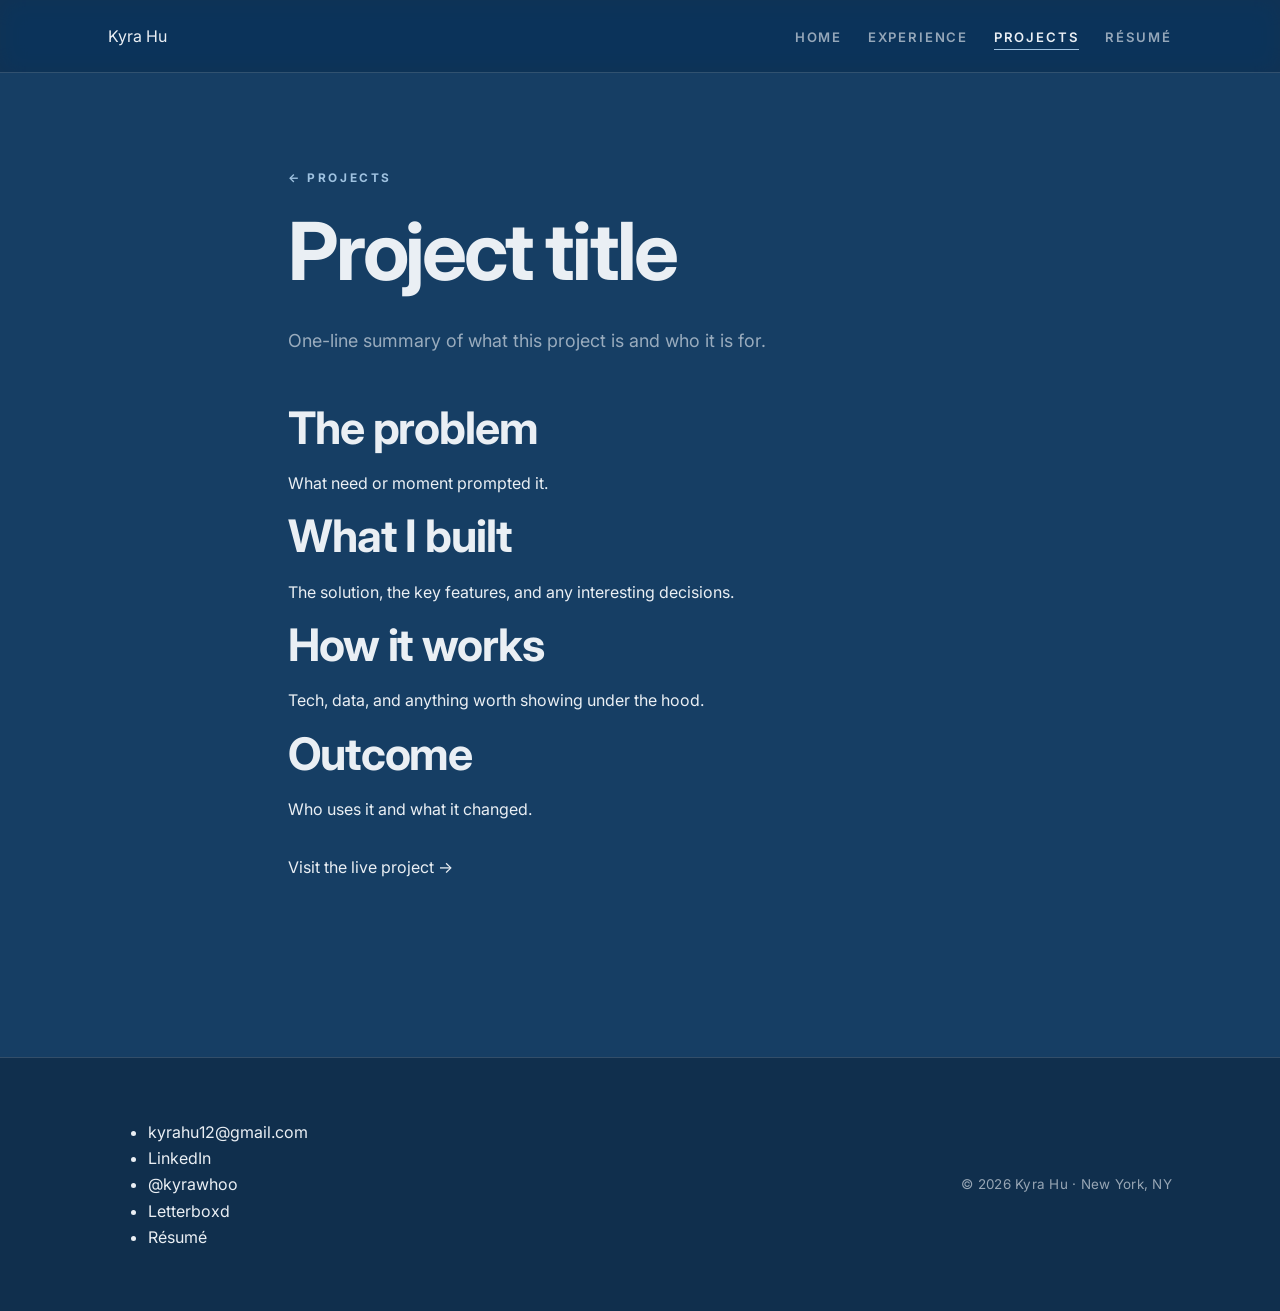
<file: projects/_project-template.html>
<!DOCTYPE html>
<html lang="en">
<head>
  <meta charset="UTF-8" />
  <meta name="viewport" content="width=device-width, initial-scale=1.0, viewport-fit=cover" />
  <title>Project title — Kyra Hu</title>
  <meta name="description" content="Deep-dive write-up for a project." />

  <!--
    ===========================================================================
    v2 STUB — PER-PROJECT DEEP DIVE TEMPLATE.  Not built yet, not linked.
    ---------------------------------------------------------------------------
    This is a starting point for a detailed write-up of a single project
    (the problem, what you built, how it works, screenshots, outcome).

    To use it later:
      1. Copy this file to a real name, for example: projects/heardle.html
      2. Fill in the title, description, and the sections below.
      3. In assets/js/content.js, point that project's "link" at the new page:
           link: "projects/heardle.html"
      4. Note the asset paths use "../" because this file sits one folder deep.
    ===========================================================================
  -->

  <link rel="icon" href="../assets/img/favicon.svg" type="image/svg+xml" />
  <link rel="preconnect" href="https://fonts.googleapis.com" />
  <link rel="preconnect" href="https://fonts.gstatic.com" crossorigin />
  <link rel="stylesheet" href="https://fonts.googleapis.com/css2?family=Inter:wght@400;500;600&display=swap" />
  <link rel="stylesheet" href="../assets/css/styles.css" />
</head>
<body>

  <header class="site-header">
    <div class="wrap nav">
      <a class="brand" href="../index.html">Kyra Hu</a>
      <button class="nav-toggle" aria-label="Toggle menu" aria-expanded="false">&#9776;</button>
      <ul class="nav-links">
        <li><a href="../index.html">Home</a></li>
        <li><a href="../experience.html">Experience</a></li>
        <li><a href="../projects.html" class="active">Projects</a></li>
        <li><a class="nav-cta" href="../assets/resume/Kyra-Hu-Resume.pdf">Résumé</a></li>
      </ul>
    </div>
  </header>

  <main class="section">
    <div class="wrap" style="max-width: 760px;">
      <p class="eyebrow"><a href="../projects.html">&larr; Projects</a></p>
      <h1>Project title</h1>
      <p class="section-lead">One-line summary of what this project is and who it is for.</p>

      <h2>The problem</h2>
      <p>What need or moment prompted it.</p>

      <h2>What I built</h2>
      <p>The solution, the key features, and any interesting decisions.</p>

      <h2>How it works</h2>
      <p>Tech, data, and anything worth showing under the hood.</p>

      <h2>Outcome</h2>
      <p>Who uses it and what it changed.</p>

      <p style="margin-top: 2rem;">
        <a class="btn btn-primary" href="#">Visit the live project &rarr;</a>
      </p>
    </div>
  </main>

  <footer class="site-footer">
    <div class="wrap footer-inner">
      <ul class="footer-links">
        <li><a href="mailto:kyrahu12@gmail.com">kyrahu12@gmail.com</a></li>
        <li><a href="https://www.linkedin.com/in/kyra-hu/">LinkedIn</a></li>
        <li><a href="https://x.com/kyrawhoo">@kyrawhoo</a></li>
        <li><a href="https://letterboxd.com/kyrawho/">Letterboxd</a></li>
        <li><a href="../assets/resume/Kyra-Hu-Resume.pdf">Résumé</a></li>
      </ul>
      <p class="footer-meta">&copy; 2026 Kyra Hu &middot; New York, NY</p>
    </div>
  </footer>

  <!-- This stub is static, so no content.js/main.js needed until you wire it up. -->
</body>
</html>
</file>
<file: assets/css/styles.css>
/*
  styles.css  —  all styling for the site.
  Design tokens (colors, spacing) live in :root at the top, so you can
  re-skin the whole site by changing a handful of values here.

  Direction: dark-dominant. Deep navy (#163E64, sampled from the résumé) is the
  primary surface; a warm off-white is the secondary. Sharp corners everywhere,
  text links instead of buttons, large editorial type.
*/

:root {
  /* Core palette */
  --navy: #163E64;
  --navy-deep: #102F4D;
  --navy-raise: #1C4A76;
  --paper: #F4F1EA;
  --ink: #14283A;
  --ink-muted: #5C6B79;

  /* Text on dark */
  --on-dark: #EAEFF4;
  --on-dark-muted: rgba(234, 239, 244, .62);
  --line: rgba(234, 239, 244, .16);
  --line-strong: rgba(234, 239, 244, .30);
  --accent: #9FC2E0;

  --maxw: 1120px;
  --sans: 'Inter', -apple-system, BlinkMacSystemFont, 'Segoe UI', Roboto,
    Helvetica, Arial, sans-serif;
}

* {
  box-sizing: border-box;
}

html {
  scroll-behavior: smooth;

  /* Stop iOS Safari from inflating text on orientation change. */
  -webkit-text-size-adjust: 100%;
  text-size-adjust: 100%;
}

body {
  margin: 0;
  font-family: var(--sans);
  color: var(--on-dark);
  background: var(--navy);
  line-height: 1.65;
  -webkit-font-smoothing: antialiased;
  text-rendering: optimizeLegibility;

  /* Guard against accidental horizontal scroll on small screens. */
  overflow-x: hidden;
}

img {
  max-width: 100%;
  display: block;
}

a {
  color: inherit;
  text-decoration: none;
}

.wrap {
  width: 100%;
  max-width: var(--maxw);
  margin: 0 auto;

  /* Add the iPhone safe-area to the side padding. */
  padding: 0 clamp(20px, 5vw, 28px);
  padding-left: calc(clamp(20px, 5vw, 28px) + env(safe-area-inset-left));
  padding-right: calc(clamp(20px, 5vw, 28px) + env(safe-area-inset-right));
}

a {
  color: inherit;
  text-decoration: none;
  -webkit-tap-highlight-color: transparent;
}

/* ---------- Type ---------- */

h1,
h2,
h3 {
  color: var(--on-dark);
  line-height: 1.08;
  margin: 0 0 .4em;
}

h1 {
  font-family: var(--sans);
  font-size: clamp(2.6rem, 7vw, 5rem);
  font-weight: 700;
  letter-spacing: -.04em;
}

h2 {
  font-family: var(--sans);
  font-size: clamp(1.8rem, 4vw, 2.8rem);
  font-weight: 700;
  letter-spacing: -.025em;
}

h3 {
  font-size: 1.15rem;
  font-weight: 700;
  letter-spacing: -.01em;
}

p {
  margin: 0 0 1rem;
}

.eyebrow {
  text-transform: uppercase;
  letter-spacing: .22em;
  font-size: .74rem;
  font-weight: 700;
  color: var(--accent);
  margin: 0 0 1.2rem;
}

/* Text links — the site's only "button". */

.text-link {
  display: inline-flex;
  align-items: center;
  gap: .45rem;
  color: var(--on-dark);
  font-weight: 600;
  font-size: 1rem;
  padding-bottom: 2px;
  border-bottom: 1px solid var(--line-strong);
  transition:
    color .18s ease,
    border-color .18s ease,
    gap .18s ease;
}

.text-link:hover {
  color: var(--accent);
  border-color: var(--accent);
  gap: .7rem;
}

/* On light surfaces */

.on-light .text-link {
  color: var(--ink);
  border-color: rgba(20, 40, 58, .28);
}

.on-light .text-link:hover {
  color: var(--navy);
  border-color: var(--navy);
}

/* ---------- Header / nav ---------- */

.site-header {
  position: sticky;
  top: 0;
  z-index: 50;
  background: rgba(16, 47, 77, .72);
  -webkit-backdrop-filter: saturate(160%) blur(12px);
  backdrop-filter: saturate(160%) blur(12px);
  border-bottom: 1px solid var(--line);
}

.nav {
  display: flex;
  align-items: center;
  justify-content: space-between;
  height: 72px;
}

.brand {
  display: inline-flex;
  align-items: center;
  gap: .6rem;
  color: var(--on-dark);
}

.brand-mark {
  width: auto;
  height: 24px;
  color: var(--on-dark);
  display: block;
}

.brand-name {
  font-family: var(--sans);
  font-size: 1.15rem;
  font-weight: 500;
  letter-spacing: .005em;
}

.brand:hover .brand-name {
  color: var(--accent);
}

.nav-links {
  display: flex;
  align-items: center;
  gap: 1.6rem;
  list-style: none;
  margin: 0;
  padding: 0;
}

.nav-links a {
  color: var(--on-dark-muted);
  font-weight: 600;
  font-size: .82rem;
  text-transform: uppercase;
  letter-spacing: .14em;
  padding-bottom: 4px;
  border-bottom: 1px solid transparent;
  transition:
    color .18s ease,
    border-color .18s ease;
}

.nav-links a:hover {
  color: var(--on-dark);
}

.nav-links a.active {
  color: var(--on-dark);
  border-color: var(--accent);
}

.nav-toggle {
  display: none;
  background: none;
  border: 1px solid var(--line-strong);
  width: 44px;
  height: 42px;
  cursor: pointer;
  color: var(--on-dark);
  font-size: 1.2rem;
}

/* ---------- Home launchpad ---------- */

.home-header {
  border-bottom: none;
  background: transparent;
  position: static;
}

/*
  Use dynamic/small viewport units so the home screen doesn't jump when
  iOS Safari's toolbar shows/hides.
*/

.launch {
  min-height: calc(100vh - 72px);
  min-height: calc(100svh - 72px);
  display: flex;
  align-items: center;
  padding-block: clamp(2rem, 6vw, 4rem);
}

.launch-grid {
  display: grid;
  grid-template-columns: 1fr;
  gap: clamp(2.5rem, 6vw, 4.5rem);
  width: 100%;
}

@media (min-width: 900px) {
  .launch-grid {
    grid-template-columns: 1.05fr 1fr;
    align-items: center;
  }
}

.launch-loc {
  text-transform: uppercase;
  letter-spacing: .22em;
  font-size: .74rem;
  font-weight: 700;
  color: var(--accent);
  margin: 0 0 1.4rem;
}

.launch-name {
  font-family: var(--sans);
  font-size: clamp(3rem, 9vw, 6.5rem);
  font-weight: 700;
  line-height: .94;
  letter-spacing: -.055em;
  margin: 0 0 1.6rem;
}

.launch-tagline {
  font-size: clamp(1.1rem, 2.2vw, 1.45rem);
  color: var(--on-dark-muted);
  max-width: 34ch;
  margin: 0;
}

/* The big text-link index */

.launch-index {
  list-style: none;
  margin: 0;
  padding: 0;
  border-top: 1px solid var(--line);
}

.launch-index li {
  border-bottom: 1px solid var(--line);
}

.launch-index a {
  display: flex;
  align-items: baseline;
  gap: 1rem;
  padding: clamp(.9rem, 2.4vw, 1.35rem) 0;
  color: var(--on-dark);
  transition:
    color .18s ease,
    padding-left .2s ease;
}

.launch-index a:hover {
  color: var(--accent);
  padding-left: .6rem;
}

.launch-index .li-num {
  font-size: .78rem;
  font-weight: 700;
  letter-spacing: .1em;
  color: var(--on-dark-muted);
  width: 2.2rem;
  flex: none;
}

.launch-index .li-label {
  font-family: var(--sans);
  font-size: clamp(1.5rem, 3.4vw, 2.2rem);
  font-weight: 600;
  line-height: 1.05;
  letter-spacing: -.025em;
  flex: 1;
}

.launch-index .li-arrow {
  color: var(--on-dark-muted);
  transition:
    transform .2s ease,
    color .18s ease;
}

.launch-index a:hover .li-arrow {
  color: var(--accent);
  transform: translateX(4px);
}

/* ---------- Section scaffolding ---------- */

.section {
  padding: clamp(3rem, 8vw, 6rem) 0;
}

.section-lead {
  max-width: 60ch;
  color: var(--on-dark-muted);
  font-size: 1.12rem;
  margin: 0 0 3rem;
}

.page-head {
  max-width: 62ch;
  margin-bottom: clamp(2.5rem, 6vw, 4rem);
}

/* A light "paper" band, used sparingly for contrast */

.band-light {
  background: var(--paper);
  color: var(--ink);
}

.band-light h1,
.band-light h2,
.band-light h3 {
  color: var(--ink);
}

.on-light,
.on-light p {
  color: var(--ink);
}

.on-light .eyebrow {
  color: var(--navy);
}

/* ---------- About ---------- */

.about-grid {
  display: grid;
  grid-template-columns: 1fr;
  gap: clamp(2rem, 5vw, 3.5rem);
  align-items: start;
}

@media (min-width: 860px) {
  .about-grid {
    grid-template-columns: 1.4fr .9fr;
  }
}

.about-lead {
  font-family: var(--sans);
  font-size: clamp(1.4rem, 3vw, 2rem);
  font-weight: 500;
  line-height: 1.3;
  letter-spacing: -.02em;
  color: var(--on-dark);
  margin: 0 0 2rem;
}

.lead-callout {
  display: block;
  background: var(--navy-raise);
  border-left: 3px solid var(--accent);
  padding: 1.4rem 1.6rem;
}

.lead-name-row {
  display: block;
  margin-bottom: .5rem;
}

.lead-word {
  font-weight: 700;
}

.lead-phon {
  display: inline-flex;
  align-items: center;
  margin-left: .5rem;
  padding-left: .6rem;
  border-left: 2px solid var(--accent);
  font-family: var(--sans);
  font-size: .42em;
  font-weight: 600;
  font-style: normal;
  letter-spacing: .08em;
  text-transform: uppercase;
  color: var(--on-dark-muted);
  vertical-align: middle;
}

.lead-desc {
  display: block;
  font-size: .62em;
  font-weight: 400;
  color: var(--on-dark-muted);
}

.about-body p {
  font-size: 1.08rem;
  color: var(--on-dark-muted);
}

.about-body p:last-child {
  margin-bottom: 0;
}

.about-body a {
  color: var(--on-dark);
  border-bottom: 1px solid var(--line-strong);
  padding-bottom: 1px;
  transition: color .18s ease, border-color .18s ease;
}
.about-body a:hover {
  color: var(--accent);
  border-color: var(--accent);
}

.about-broadway {
  margin-top: 2.2rem;
  padding-top: 1.6rem;
  border-top: 1px solid var(--line);
  color: var(--on-dark-muted);
  font-size: 1.02rem;
}

.about-broadway a {
  color: var(--on-dark);
  border-bottom: 1px solid var(--line-strong);
  padding-bottom: 2px;
  transition:
    color .18s ease,
    border-color .18s ease;
}

.about-broadway a:hover {
  color: var(--accent);
  border-color: var(--accent);
}

.photo-frame {
  position: relative;
  width: 100%;
  aspect-ratio: 4 / 5;
  overflow: hidden;
  background: var(--navy-raise);
  border: 1px solid var(--line);
}

.photo-frame::after {
  content: "KH";
  position: absolute;
  inset: 0;
  z-index: 0;
  display: flex;
  align-items: center;
  justify-content: center;
  font-family: var(--sans);
  font-size: 4rem;
  font-weight: 700;
  color: var(--on-dark);
  opacity: .3;
}

.photo-frame img {
  position: relative;
  z-index: 1;
  width: 100%;
  height: 100%;
  object-fit: cover;
  object-position: center 20%;
  opacity: 0;
  transition: opacity .4s ease;
}

.photo-frame img.loaded {
  opacity: 1;
}

/* ---------- Experience timeline ---------- */

.timeline-layout {
  display: grid;
  grid-template-columns: 1.5fr 1fr;
  gap: 3.5rem;
  align-items: start;
}

@media (max-width: 860px) {
  .timeline-layout {
    grid-template-columns: 1fr;
    gap: 2.5rem;
  }
}

.timeline {
  position: relative;
  padding-left: 34px;
}

.timeline::before {
  content: "";
  position: absolute;
  left: 9px;
  top: 6px;
  bottom: 6px;
  width: 1px;
  background: var(--line);
}

.tl-progress {
  position: absolute;
  left: 9px;
  top: 6px;
  width: 1px;
  height: 0;
  background: var(--accent);
  transition: height .15s linear;
}

.tl-item {
  position: relative;
  margin-bottom: 1.4rem;
  outline: none;
  opacity: 0;
  transform: translateY(14px);
  transition:
    opacity .5s ease,
    transform .5s ease;
}

.tl-item.in {
  opacity: 1;
  transform: none;
}

.tl-dot {
  position: absolute;
  left: -34px;
  top: 22px;
  width: 15px;
  height: 15px;
  background: var(--navy);
  border: 2px solid var(--accent);
  box-shadow: 0 0 0 4px var(--navy);
  transition:
    background .2s,
    transform .2s;
}

.tl-item:hover .tl-dot,
.tl-item:focus .tl-dot {
  background: var(--accent);
  transform: scale(1.15);
}

.tl-card {
  background: var(--navy-raise);
  border: 1px solid var(--line);
  padding: 1.3rem 1.5rem;
  transition:
    transform .16s ease,
    border-color .2s ease;
}

.tl-item:hover .tl-card,
.tl-item:focus .tl-card {
  transform: translateY(-2px);
  border-color: var(--line-strong);
}

.tl-dates {
  font-size: .78rem;
  font-weight: 700;
  color: var(--accent);
  letter-spacing: .08em;
  text-transform: uppercase;
  margin: 0 0 .4rem;
}

.tl-title {
  font-size: 1.2rem;
  font-weight: 700;
  letter-spacing: -.015em;
  margin: 0 0 .1rem;
  color: var(--on-dark);
}

.tl-company {
  font-size: .95rem;
  font-weight: 500;
  color: var(--on-dark-muted);
  margin: 0 0 .7rem;
}

.tl-summary {
  margin: 0;
  font-size: .98rem;
  color: var(--on-dark-muted);
}

.resume-cta {
  margin-top: 2.4rem;
}

/* Sidebar: education + skills */

.side-panel {
  background: var(--navy-deep);
  border: 1px solid var(--line);
  padding: 1.8rem;
  position: sticky;
  top: 92px;
}

.side-h {
  font-size: 1rem;
  font-weight: 700;
  color: var(--on-dark);
  margin: 0 0 .6rem;
}

.side-block + .side-block {
  margin-top: 1.8rem;
  padding-top: 1.6rem;
  border-top: 1px solid var(--line);
}

.side-label {
  text-transform: uppercase;
  letter-spacing: .16em;
  font-size: .7rem;
  font-weight: 700;
  color: var(--accent);
  margin: 0 0 1rem;
}

.edu-list {
  margin: 0;
  padding-left: 1.1rem;
  color: var(--on-dark-muted);
}

.edu-list li {
  margin-bottom: .2rem;
}

.skill-group + .skill-group {
  margin-top: 1.2rem;
}

.chip-row {
  display: flex;
  flex-wrap: wrap;
  gap: .45rem;
}

.chip {
  display: inline-block;
  background: transparent;
  color: var(--on-dark-muted);
  border: 1px solid var(--line-strong);
  padding: .3rem .7rem;
  font-size: .8rem;
  font-weight: 500;
}

@media (max-width: 860px) {
  .side-panel {
    position: static;
  }
}

/* ---------- Projects ---------- */

.proj-grid {
  display: grid;
  grid-template-columns: repeat(
    auto-fit,
    minmax(min(100%, 300px), 1fr)
  );
  gap: 1.4rem;
}

.proj-card {
  display: flex;
  flex-direction: column;
  background: var(--navy-raise);
  border: 1px solid var(--line);
  padding: 1.8rem 1.9rem;
  opacity: 0;
  transform: translateY(16px);
  transition:
    opacity .5s ease,
    transform .16s ease,
    border-color .2s ease;
}

.proj-card.in {
  opacity: 1;
  transform: none;
}

.proj-card:hover {
  transform: translateY(-4px);
  border-color: var(--line-strong);
}

.proj-head {
  display: flex;
  align-items: center;
  gap: .7rem;
  flex-wrap: wrap;
  margin-bottom: .3rem;
}

.proj-title {
  margin: 0;
  font-size: 1.35rem;
  font-family: var(--sans);
  font-weight: 700;
  letter-spacing: -.02em;
}

.proj-tagline {
  color: var(--accent);
  font-weight: 600;
  margin: 0 0 .8rem;
}

.proj-desc {
  margin: 0 0 1.6rem;
  color: var(--on-dark-muted);
  flex: 1;
}

.proj-desc a {
  color: var(--on-dark);
  border-bottom: 1px solid var(--line-strong);
  padding-bottom: 1px;
  transition:
    color .18s ease,
    border-color .18s ease;
}

.proj-desc a:hover {
  color: var(--accent);
  border-color: var(--accent);
}

.proj-action {
  margin-top: auto;
}

.proj-note {
  margin: .9rem 0 0;
  font-size: .85rem;
  color: var(--on-dark-muted);
}

.proj-note a {
  color: var(--on-dark);
  border-bottom: 1px solid var(--line-strong);
}

.proj-note a:hover {
  color: var(--accent);
  border-color: var(--accent);
}

.tag {
  font-size: .68rem;
  font-weight: 700;
  letter-spacing: .1em;
  text-transform: uppercase;
  padding: .24rem .6rem;
}

.tag-wip {
  background: rgba(159, 194, 224, .14);
  color: var(--accent);
  border: 1px solid var(--line-strong);
}

.tag-private {
  background: transparent;
  color: var(--on-dark-muted);
  border: 1px solid var(--line-strong);
}

/* ---------- Crafts ---------- */

.crafts-follow {
  margin: 0 0 3rem;
}

.craft-grid {
  display: grid;
  grid-template-columns: repeat(
    auto-fill,
    minmax(min(100%, 240px), 1fr)
  );
  gap: 1.2rem;
}

.craft {
  display: block;
  background: var(--navy-raise);
  border: 1px solid var(--line);
  opacity: 0;
  transform: translateY(16px);
  transition:
    opacity .5s ease,
    transform .16s ease,
    border-color .2s ease;
}

.craft.in {
  opacity: 1;
  transform: none;
}

a.craft:hover {
  transform: translateY(-4px);
  border-color: var(--line-strong);
}

.craft-media {
  position: relative;
  width: 100%;
  aspect-ratio: 1 / 1;
  overflow: hidden;
  background: var(--navy-deep);
}

.craft-media img {
  width: 100%;
  height: 100%;
  object-fit: cover;
}

.craft-media.is-placeholder {
  display: flex;
  align-items: center;
  justify-content: center;
}

.craft-ph {
  width: 40px;
  height: 40px;
  border: 1px solid var(--line-strong);
  position: relative;
}

.craft-ph::before,
.craft-ph::after {
  content: "";
  position: absolute;
  background: var(--line-strong);
}

.craft-ph::before {
  left: 50%;
  top: 8px;
  bottom: 8px;
  width: 1px;
  transform: translateX(-.5px);
}

.craft-ph::after {
  top: 50%;
  left: 8px;
  right: 8px;
  height: 1px;
  transform: translateY(-.5px);
}

.craft-meta {
  display: flex;
  flex-direction: column;
  gap: .1rem;
  padding: .9rem 1.1rem 1.1rem;
}

.craft-title {
  font-family: var(--sans);
  font-size: 1.05rem;
  font-weight: 600;
  letter-spacing: -.01em;
  color: var(--on-dark);
}

.craft-note {
  font-size: .82rem;
  font-weight: 600;
  color: var(--on-dark-muted);
  text-transform: uppercase;
  letter-spacing: .1em;
}

/* ---------- Footer ---------- */

.site-footer {
  border-top: 1px solid var(--line);
  background: var(--navy-deep);
  margin-top: 4rem;
  padding: 2.8rem 0;
  padding-bottom: calc(2.8rem + env(safe-area-inset-bottom));
}

.footer-inner {
  display: flex;
  flex-wrap: wrap;
  gap: 1.4rem;
  justify-content: space-between;
  align-items: center;
}

.social {
  display: flex;
  align-items: center;
  gap: 1.4rem;
  margin: 0;
  padding: 0;
  list-style: none;
}

.social a {
  display: inline-flex;
  color: var(--on-dark-muted);
  transition:
    color .18s ease,
    transform .18s ease;
}

.social a:hover {
  color: var(--accent);
  transform: translateY(-2px);
}

.social svg {
  width: 22px;
  height: 22px;
  display: block;
}

.footer-meta {
  color: var(--on-dark-muted);
  font-size: .84rem;
  margin: 0;
  letter-spacing: .02em;
}

/* ---------- Mobile ---------- */

@media (max-width: 760px) {
  .nav-toggle {
    display: inline-flex;
    align-items: center;
    justify-content: center;
  }

  .nav-links {
    position: absolute;
    top: 72px;
    left: 0;
    right: 0;
    flex-direction: column;
    align-items: flex-start;
    gap: 0;
    background: var(--navy-deep);
    border-bottom: 1px solid var(--line);
    padding: .6rem clamp(20px, 5vw, 28px) 1.2rem;
    display: none;
  }

  .nav-links.open {
    display: flex;
  }

  /* Full-width, comfortably tall tap targets. */
  .nav-links a {
    padding: .9rem 0;
    width: 100%;
    font-size: .9rem;
  }

  .launch-index .li-label {
    font-size: clamp(1.5rem, 8vw, 2rem);
  }

  .footer-inner {
    flex-direction: column;
    align-items: flex-start;
    gap: 1.6rem;
  }
}

/* Respect reduced motion */

@media (prefers-reduced-motion: reduce) {
  html {
    scroll-behavior: auto;
  }

  .tl-item,
  .proj-card,
  .craft {
    opacity: 1 !important;
    transform: none !important;
    transition: none;
  }
}
</file>
